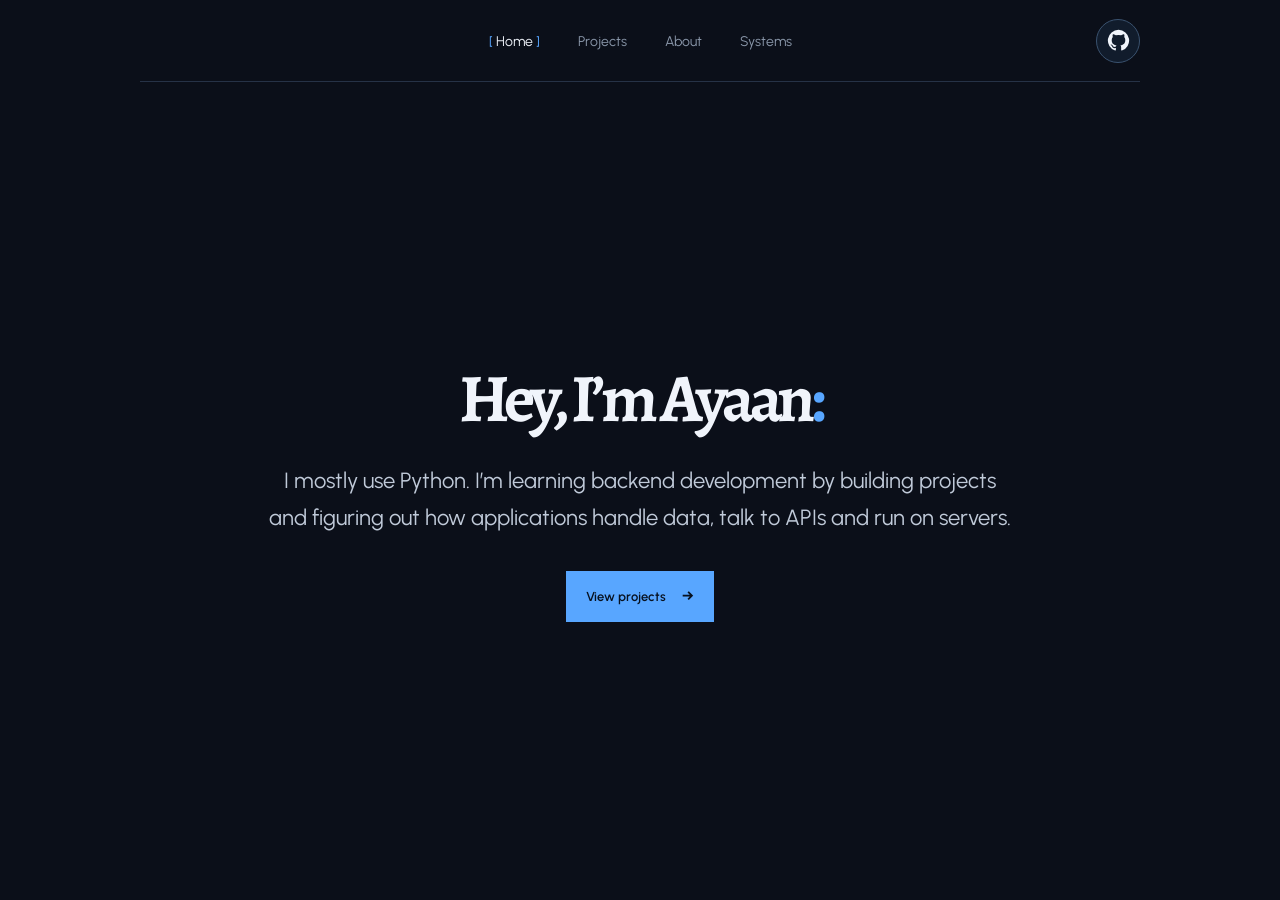
<file: index.html>
<!doctype html>
<html lang="en-GB">
<head>
  <meta charset="utf-8">
  <meta name="viewport" content="width=device-width, initial-scale=1">
  <meta name="theme-color" content="#0b0f19">
  <meta name="description" content="Ayaan Khaled’s Python projects and progress learning backend development.">
  <title>Ayaan Khaled | Portfolio</title>
  <link rel="preconnect" href="https://fonts.googleapis.com">
  <link rel="preconnect" href="https://fonts.gstatic.com" crossorigin>
  <link href="https://fonts.googleapis.com/css2?family=IBM+Plex+Mono:wght@400;500;600;700&family=Alegreya:wght@400;500;600;700;800;900&family=Urbanist:wght@400;500;600;700&display=swap" rel="stylesheet">
  <link href="https://api.fontshare.com/v2/css?f[]=satoshi@400,500,600,700&display=swap" rel="stylesheet">
  <link rel="stylesheet" href="style.css?v=19">
  <script src="script.js" defer></script>
</head>
<body>
  <div class="site-shell">
    <header class="site-header">
      <button class="menu-toggle" aria-label="Toggle navigation" aria-expanded="false" aria-controls="site-nav">Menu</button>
      <nav class="site-nav" id="site-nav" aria-label="Main navigation">
        <a href="index.html" aria-current="page">Home</a>
        <a href="projects.html">Projects</a>
        <a href="about.html">About</a>
        <a href="systems.html">Systems</a>
      </nav>
      <a class="github-orb" href="https://github.com/4Y44N-KH4L3D" target="_blank" rel="noreferrer" aria-label="GitHub profile" title="GitHub"><svg viewBox="0 0 24 24" aria-hidden="true" focusable="false"><path fill="currentColor" d="M12 .9a11.1 11.1 0 0 0-3.51 21.63c.55.1.76-.24.76-.53v-2.08c-3.1.67-3.75-1.32-3.75-1.32-.5-1.29-1.24-1.63-1.24-1.63-1.01-.69.08-.68.08-.68 1.12.08 1.71 1.15 1.71 1.15.99 1.7 2.6 1.21 3.23.93.1-.72.39-1.21.71-1.49-2.47-.28-5.07-1.24-5.07-5.5 0-1.21.43-2.2 1.15-2.98-.12-.28-.5-1.42.11-2.95 0 0 .94-.3 3.05 1.14a10.6 10.6 0 0 1 5.55 0c2.11-1.44 3.05-1.14 3.05-1.14.61 1.53.23 2.67.11 2.95.72.78 1.15 1.77 1.15 2.98 0 4.27-2.6 5.21-5.08 5.49.4.35.76 1.02.76 2.06V22c0 .29.2.63.77.52A11.1 11.1 0 0 0 12 .9Z"/></svg></a>
    </header>
    <main>
      <section class="intro" aria-labelledby="page-title">
        <h1 id="page-title">Hey, I’m Ayaan<span class="title-slash">:</span></h1>
        <div class="intro-grid">
          <p class="intro-text">I mostly use Python. I’m learning backend development by building projects and figuring out how applications handle data, talk to APIs and run on servers.</p>
        </div>
        <div class="intro-actions">
          <a class="primary-link" href="projects.html">View projects <span aria-hidden="true">→</span></a>
        </div>
      </section>
    </main>
  </div>
</body>
</html>
</file>
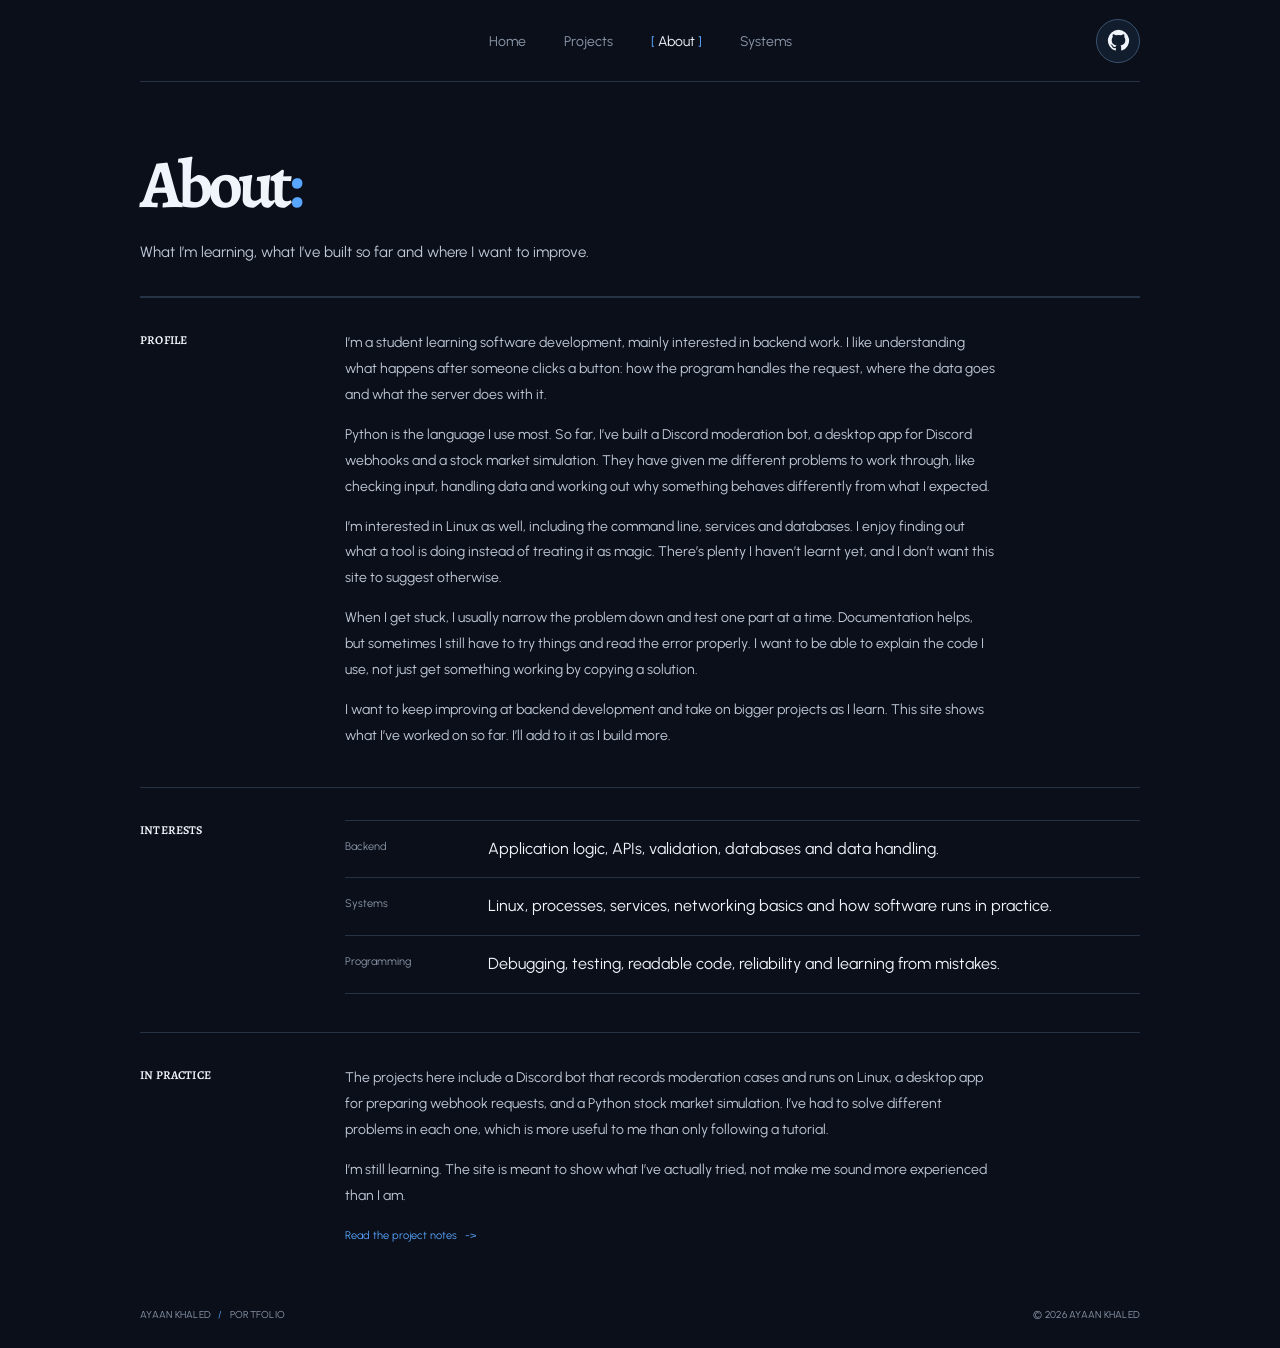
<file: about.html>
<!doctype html>
<html lang="en-GB">
<head>
  <meta charset="utf-8">
  <meta name="viewport" content="width=device-width, initial-scale=1">
  <meta name="theme-color" content="#0b0f19">
  <meta name="description" content="About Ayaan Khaled, a student learning backend and software development through practical projects.">
  <title>About | Ayaan Khaled</title>
  <link rel="preconnect" href="https://fonts.googleapis.com">
  <link rel="preconnect" href="https://fonts.gstatic.com" crossorigin>
  <link href="https://fonts.googleapis.com/css2?family=IBM+Plex+Mono:wght@400;500;600;700&family=Alegreya:wght@400;500;600;700;800;900&family=Urbanist:wght@400;500;600;700&display=swap" rel="stylesheet">
  <link href="https://api.fontshare.com/v2/css?f[]=satoshi@400,500,600,700&display=swap" rel="stylesheet">
  <link rel="stylesheet" href="style.css?v=19">
  <script src="script.js" defer></script>
</head>
<body>
  <div class="site-shell">
    <header class="site-header">
      <button class="menu-toggle" aria-label="Toggle navigation" aria-expanded="false" aria-controls="site-nav">Menu</button>
      <nav class="site-nav" id="site-nav" aria-label="Main navigation">
        <a href="index.html">Home</a>
        <a href="projects.html">Projects</a>
        <a href="about.html" aria-current="page">About</a>
        <a href="systems.html">Systems</a>
      </nav>
      <a class="github-orb" href="https://github.com/4Y44N-KH4L3D" target="_blank" rel="noreferrer" aria-label="GitHub profile" title="GitHub"><svg viewBox="0 0 24 24" aria-hidden="true" focusable="false"><path fill="currentColor" d="M12 .9a11.1 11.1 0 0 0-3.51 21.63c.55.1.76-.24.76-.53v-2.08c-3.1.67-3.75-1.32-3.75-1.32-.5-1.29-1.24-1.63-1.24-1.63-1.01-.69.08-.68.08-.68 1.12.08 1.71 1.15 1.71 1.15.99 1.7 2.6 1.21 3.23.93.1-.72.39-1.21.71-1.49-2.47-.28-5.07-1.24-5.07-5.5 0-1.21.43-2.2 1.15-2.98-.12-.28-.5-1.42.11-2.95 0 0 .94-.3 3.05 1.14a10.6 10.6 0 0 1 5.55 0c2.11-1.44 3.05-1.14 3.05-1.14.61 1.53.23 2.67.11 2.95.72.78 1.15 1.77 1.15 2.98 0 4.27-2.6 5.21-5.08 5.49.4.35.76 1.02.76 2.06V22c0 .29.2.63.77.52A11.1 11.1 0 0 0 12 .9Z"/></svg></a>
    </header>
    <main>
      <section class="page-heading">
        <h1>About<span class="title-slash">:</span></h1>
        <p>What I’m learning, what I’ve built so far and where I want to improve.</p>
      </section>
      <section class="ledger-section">
        <div class="section-label"><h2>PROFILE</h2></div>
        <div class="section-body about-copy">
          <p>I’m a student learning software development, mainly interested in backend work. I like understanding what happens after someone clicks a button: how the program handles the request, where the data goes and what the server does with it.</p>
          <p>Python is the language I use most. So far, I’ve built a Discord moderation bot, a desktop app for Discord webhooks and a stock market simulation. They have given me different problems to work through, like checking input, handling data and working out why something behaves differently from what I expected.</p>
          <p>I’m interested in Linux as well, including the command line, services and databases. I enjoy finding out what a tool is doing instead of treating it as magic. There’s plenty I haven’t learnt yet, and I don’t want this site to suggest otherwise.</p>
          <p>When I get stuck, I usually narrow the problem down and test one part at a time. Documentation helps, but sometimes I still have to try things and read the error properly. I want to be able to explain the code I use, not just get something working by copying a solution.</p>
          <p>I want to keep improving at backend development and take on bigger projects as I learn. This site shows what I’ve worked on so far. I’ll add to it as I build more.</p>
        </div>
      </section>
      <section class="ledger-section">
        <div class="section-label"><h2>INTERESTS</h2></div>
        <div class="section-body">
          <div class="system-row"><h3>Backend</h3><p>Application logic, APIs, validation, databases and data handling.</p></div>
          <div class="system-row"><h3>Systems</h3><p>Linux, processes, services, networking basics and how software runs in practice.</p></div>
          <div class="system-row"><h3>Programming</h3><p>Debugging, testing, readable code, reliability and learning from mistakes.</p></div>
        </div>
      </section>
      <section class="ledger-section">
        <div class="section-label"><h2>IN PRACTICE</h2></div>
        <div class="section-body about-copy">
          <p>The projects here include a Discord bot that records moderation cases and runs on Linux, a desktop app for preparing webhook requests, and a Python stock market simulation. I’ve had to solve different problems in each one, which is more useful to me than only following a tutorial.</p>
          <p>I’m still learning. The site is meant to show what I’ve actually tried, not make me sound more experienced than I am.</p>
          <p><a class="text-link" href="projects.html">Read the project notes <span aria-hidden="true">-&gt;</span></a></p>
        </div>
      </section>
    </main>
    <footer class="site-footer">
      <span>AYAAN KHALED <span class="footer-separator">/</span> PORTFOLIO</span>
      <span>© <span id="year">2026</span> AYAAN KHALED</span>
    </footer>
  </div>
</body>
</html>
</file>
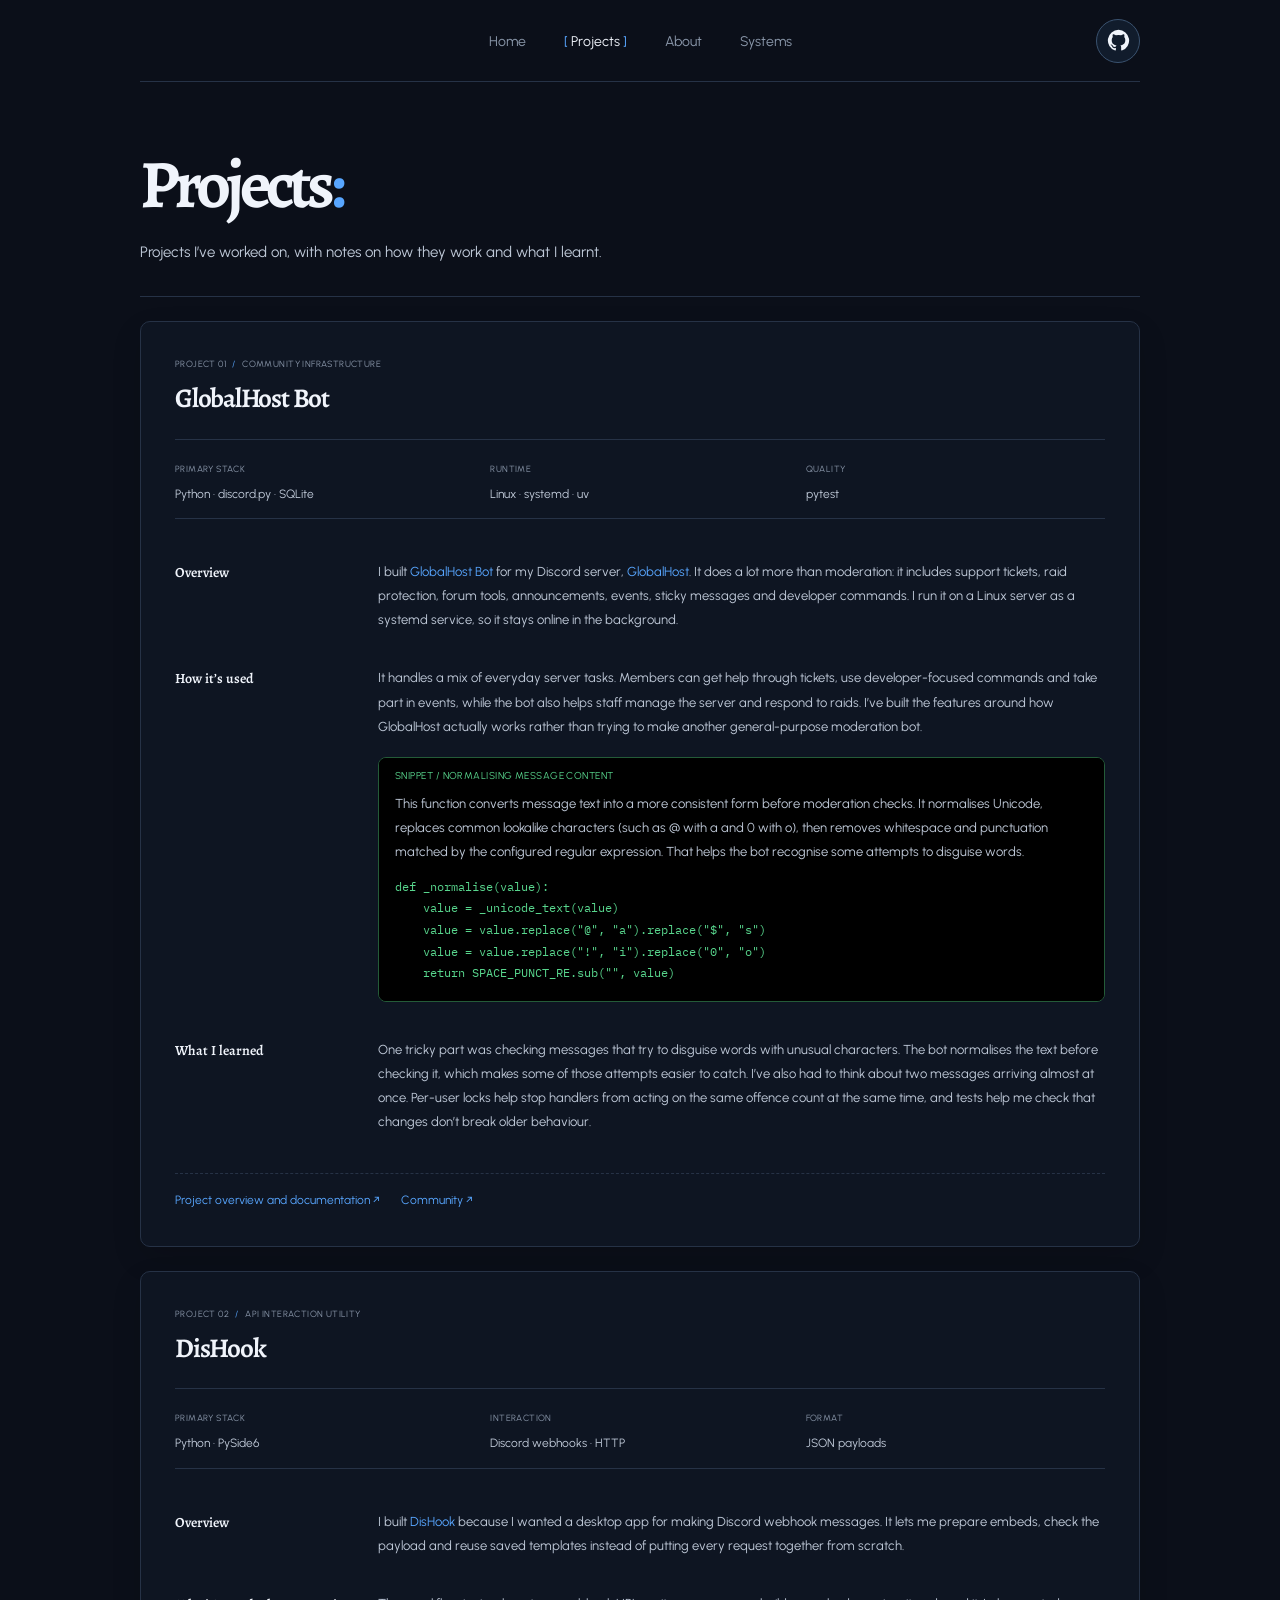
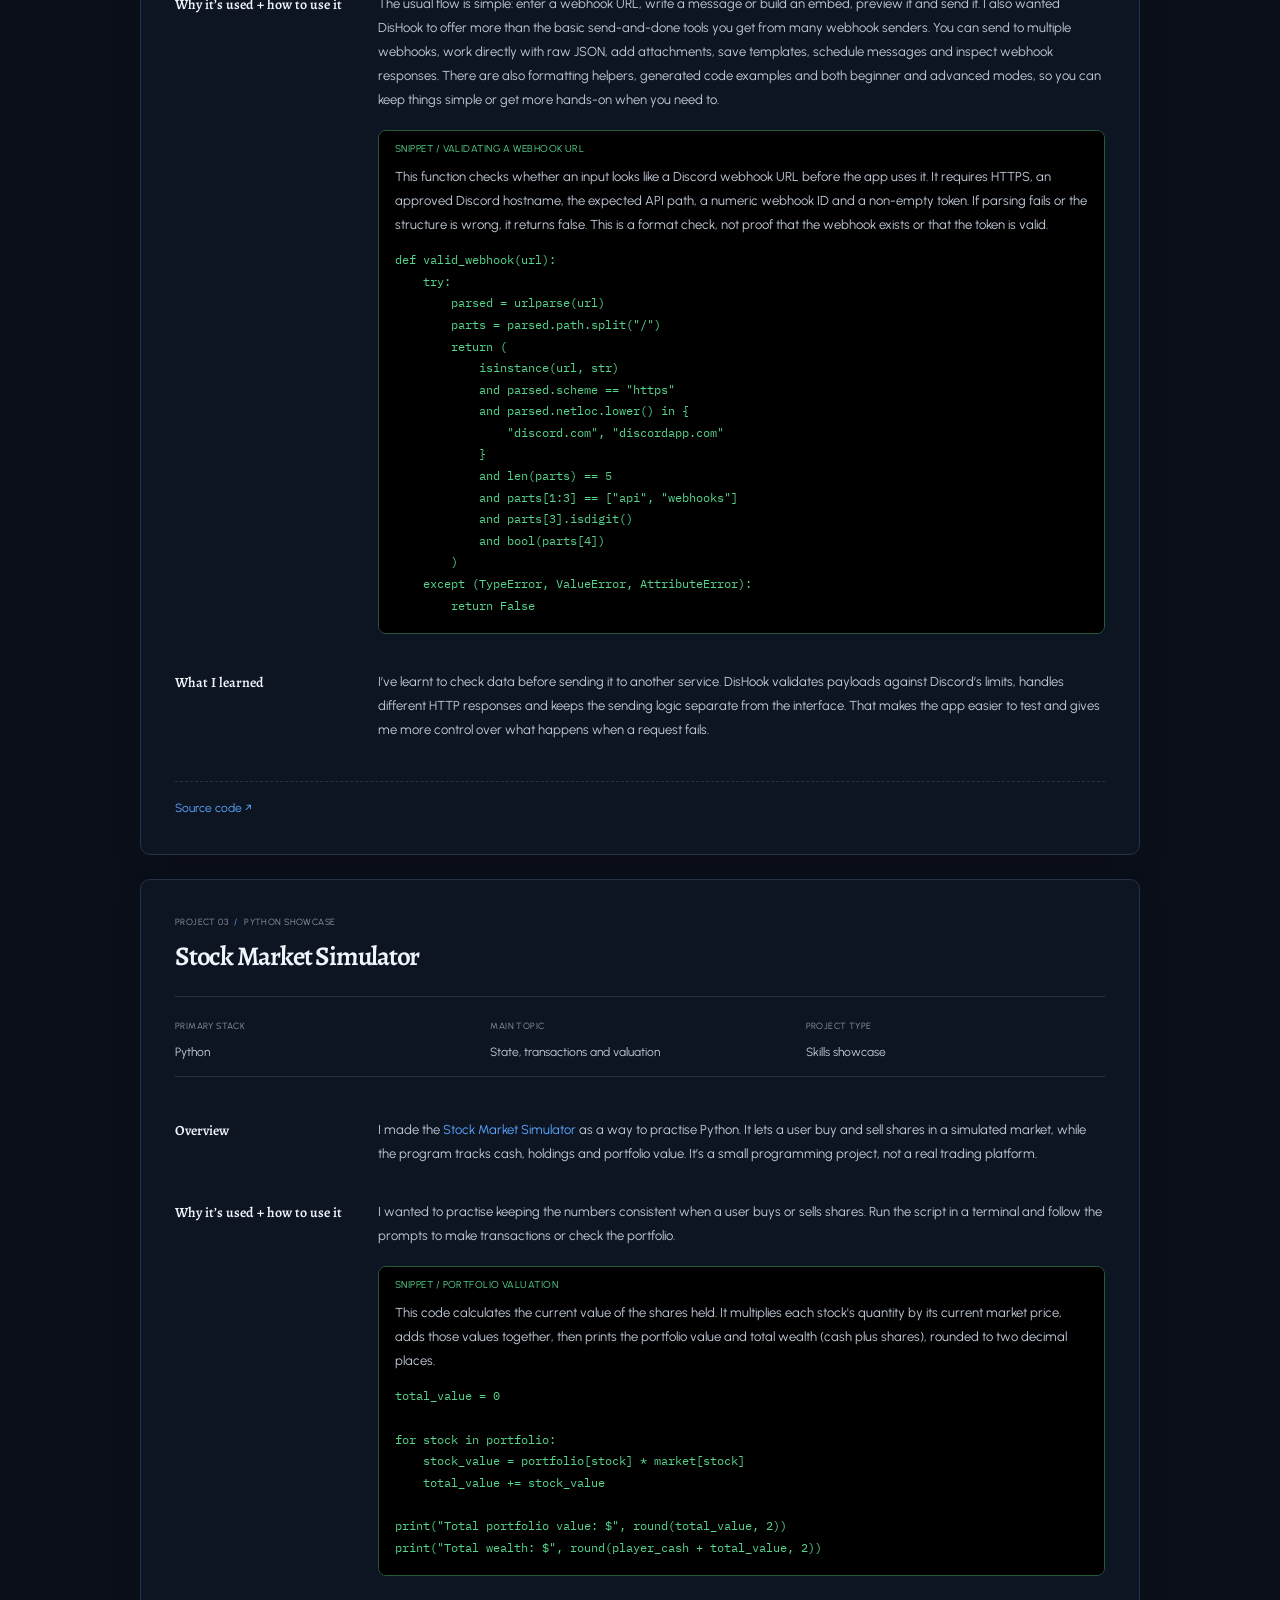
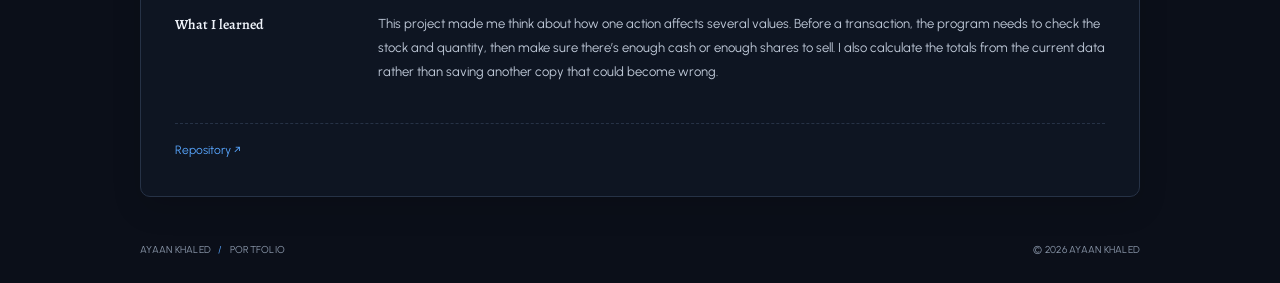
<file: projects.html>
<!doctype html>
<html lang="en-GB">
<head>
  <meta charset="utf-8">
  <meta name="viewport" content="width=device-width, initial-scale=1">
  <meta name="theme-color" content="#0b0f19">
  <meta name="description" content="Projects built by Ayaan Khaled, including Python, backend and desktop software.">
  <title>Projects | Ayaan Khaled</title>
  <link rel="preconnect" href="https://fonts.googleapis.com">
  <link rel="preconnect" href="https://fonts.gstatic.com" crossorigin>
  <link href="https://fonts.googleapis.com/css2?family=IBM+Plex+Mono:wght@400;500;600;700&family=Alegreya:wght@400;500;600;700;800;900&family=Urbanist:wght@400;500;600;700&display=swap" rel="stylesheet">
  <link href="https://api.fontshare.com/v2/css?f[]=satoshi@400,500,600,700&display=swap" rel="stylesheet">
  <link rel="stylesheet" href="style.css?v=19">
  <script src="script.js" defer></script>
</head>
<body>
  <div class="site-shell">
    <header class="site-header">
      <button class="menu-toggle" aria-label="Toggle navigation" aria-expanded="false" aria-controls="site-nav">Menu</button>
      <nav class="site-nav" id="site-nav" aria-label="Main navigation">
        <a href="index.html">Home</a>
        <a href="projects.html" aria-current="page">Projects</a>
        <a href="about.html">About</a>
        <a href="systems.html">Systems</a>
      </nav>
      <a class="github-orb" href="https://github.com/4Y44N-KH4L3D" target="_blank" rel="noreferrer" aria-label="GitHub profile" title="GitHub"><svg viewBox="0 0 24 24" aria-hidden="true" focusable="false"><path fill="currentColor" d="M12 .9a11.1 11.1 0 0 0-3.51 21.63c.55.1.76-.24.76-.53v-2.08c-3.1.67-3.75-1.32-3.75-1.32-.5-1.29-1.24-1.63-1.24-1.63-1.01-.69.08-.68.08-.68 1.12.08 1.71 1.15 1.71 1.15.99 1.7 2.6 1.21 3.23.93.1-.72.39-1.21.71-1.49-2.47-.28-5.07-1.24-5.07-5.5 0-1.21.43-2.2 1.15-2.98-.12-.28-.5-1.42.11-2.95 0 0 .94-.3 3.05 1.14a10.6 10.6 0 0 1 5.55 0c2.11-1.44 3.05-1.14 3.05-1.14.61 1.53.23 2.67.11 2.95.72.78 1.15 1.77 1.15 2.98 0 4.27-2.6 5.21-5.08 5.49.4.35.76 1.02.76 2.06V22c0 .29.2.63.77.52A11.1 11.1 0 0 0 12 .9Z"/></svg></a>
    </header>
    <main>
      <section class="page-heading">
        <h1>Projects<span class="title-slash">:</span></h1>
        <p>Projects I’ve worked on, with notes on how they work and what I learnt.</p>
      </section>
      <section class="project-log" id="globalhost">
        <div class="project-log-header"><div><p class="project-id">PROJECT 01 <span>/</span> COMMUNITY INFRASTRUCTURE</p><h2><a class="project-title-link" href="https://github.com/4Y44N-KH4L3D/GlobalHost-Bot-Showcase" target="_blank" rel="noreferrer">GlobalHost Bot</a></h2></div></div>
        <div class="project-meta">
          <div><span>PRIMARY STACK</span><p>Python · discord.py · SQLite</p></div>
          <div><span>RUNTIME</span><p>Linux · systemd · uv</p></div>
          <div><span>QUALITY</span><p>pytest</p></div>
        </div>
        <div class="technical-entry"><h3>Overview</h3><p>I built <a href="https://github.com/4Y44N-KH4L3D/GlobalHost-Bot-Showcase" target="_blank" rel="noreferrer">GlobalHost Bot</a> for my Discord server, <a href="https://discord.gg/34JS9ycfhA" target="_blank" rel="noreferrer">GlobalHost</a>. It does a lot more than moderation: it includes support tickets, raid protection, forum tools, announcements, events, sticky messages and developer commands. I run it on a Linux server as a systemd service, so it stays online in the background.</p></div>
        <div class="technical-entry"><h3>How it’s used</h3><div><p>It handles a mix of everyday server tasks. Members can get help through tickets, use developer-focused commands and take part in events, while the bot also helps staff manage the server and respond to raids. I’ve built the features around how GlobalHost actually works rather than trying to make another general-purpose moderation bot.</p><div class="snippet-window"><div class="snippet-heading">SNIPPET / NORMALISING MESSAGE CONTENT</div><p class="snippet-explanation">This function converts message text into a more consistent form before moderation checks. It normalises Unicode, replaces common lookalike characters (such as @ with a and 0 with o), then removes whitespace and punctuation matched by the configured regular expression. That helps the bot recognise some attempts to disguise words.</p><pre class="code-sample"><code>def _normalise(value):
    value = _unicode_text(value)
    value = value.replace("@", "a").replace("$", "s")
    value = value.replace("!", "i").replace("0", "o")
    return SPACE_PUNCT_RE.sub("", value)</code></pre></div></div></div>
        <div class="technical-entry"><h3>What I learned</h3><p>One tricky part was checking messages that try to disguise words with unusual characters. The bot normalises the text before checking it, which makes some of those attempts easier to catch. I’ve also had to think about two messages arriving almost at once. Per-user locks help stop handlers from acting on the same offence count at the same time, and tests help me check that changes don’t break older behaviour.</p></div>
        <div class="project-links"><a href="https://github.com/4Y44N-KH4L3D/GlobalHost-Bot-Showcase" target="_blank" rel="noreferrer">Project overview and documentation <span aria-hidden="true">↗</span></a><a href="https://discord.gg/34JS9ycfhA" target="_blank" rel="noreferrer">Community <span aria-hidden="true">↗</span></a></div>
      </section>
      <section class="project-log" id="dishook">
        <div class="project-log-header"><div><p class="project-id">PROJECT 02 <span>/</span> API INTERACTION UTILITY</p><h2><a class="project-title-link" href="https://github.com/4Y44N-KH4L3D/DisHook" target="_blank" rel="noreferrer">DisHook</a></h2></div></div>
        <div class="project-meta">
          <div><span>PRIMARY STACK</span><p>Python · PySide6</p></div>
          <div><span>INTERACTION</span><p>Discord webhooks · HTTP</p></div>
          <div><span>FORMAT</span><p>JSON payloads</p></div>
        </div>
        <div class="technical-entry"><h3>Overview</h3><p>I built <a href="https://github.com/4Y44N-KH4L3D/DisHook" target="_blank" rel="noreferrer">DisHook</a> because I wanted a desktop app for making Discord webhook messages. It lets me prepare embeds, check the payload and reuse saved templates instead of putting every request together from scratch.</p></div>
        <div class="technical-entry"><h3>Why it’s used + how to use it</h3><div><p>The usual flow is simple: enter a webhook URL, write a message or build an embed, preview it and send it. I also wanted DisHook to offer more than the basic send-and-done tools you get from many webhook senders. You can send to multiple webhooks, work directly with raw JSON, add attachments, save templates, schedule messages and inspect webhook responses. There are also formatting helpers, generated code examples and both beginner and advanced modes, so you can keep things simple or get more hands-on when you need to.</p><div class="snippet-window"><div class="snippet-heading">SNIPPET / VALIDATING A WEBHOOK URL</div><p class="snippet-explanation">This function checks whether an input looks like a Discord webhook URL before the app uses it. It requires HTTPS, an approved Discord hostname, the expected API path, a numeric webhook ID and a non-empty token. If parsing fails or the structure is wrong, it returns false. This is a format check, not proof that the webhook exists or that the token is valid.</p><pre class="code-sample"><code>def valid_webhook(url):
    try:
        parsed = urlparse(url)
        parts = parsed.path.split("/")
        return (
            isinstance(url, str)
            and parsed.scheme == "https"
            and parsed.netloc.lower() in {
                "discord.com", "discordapp.com"
            }
            and len(parts) == 5
            and parts[1:3] == ["api", "webhooks"]
            and parts[3].isdigit()
            and bool(parts[4])
        )
    except (TypeError, ValueError, AttributeError):
        return False</code></pre></div></div></div>
        <div class="technical-entry"><h3>What I learned</h3><p>I’ve learnt to check data before sending it to another service. DisHook validates payloads against Discord’s limits, handles different HTTP responses and keeps the sending logic separate from the interface. That makes the app easier to test and gives me more control over what happens when a request fails.</p></div>
        <div class="project-links"><a href="https://github.com/4Y44N-KH4L3D/DisHook" target="_blank" rel="noreferrer">Source code <span aria-hidden="true">↗</span></a></div>
      </section>
      <section class="project-log" id="market-simulator">
        <div class="project-log-header"><div><p class="project-id">PROJECT 03 <span>/</span> PYTHON SHOWCASE</p><h2><a class="project-title-link" href="https://github.com/4Y44N-KH4L3D/Stock-Market-Simulator" target="_blank" rel="noreferrer">Stock Market Simulator</a></h2></div></div>
        <div class="project-meta">
          <div><span>PRIMARY STACK</span><p>Python</p></div>
          <div><span>MAIN TOPIC</span><p>State, transactions and valuation</p></div>
          <div><span>PROJECT TYPE</span><p>Skills showcase</p></div>
        </div>
        <div class="technical-entry"><h3>Overview</h3><p>I made the <a href="https://github.com/4Y44N-KH4L3D/Stock-Market-Simulator" target="_blank" rel="noreferrer">Stock Market Simulator</a> as a way to practise Python. It lets a user buy and sell shares in a simulated market, while the program tracks cash, holdings and portfolio value. It’s a small programming project, not a real trading platform.</p></div>
        <div class="technical-entry"><h3>Why it’s used + how to use it</h3><div><p>I wanted to practise keeping the numbers consistent when a user buys or sells shares. Run the script in a terminal and follow the prompts to make transactions or check the portfolio.</p><div class="snippet-window"><div class="snippet-heading">SNIPPET / PORTFOLIO VALUATION</div><p class="snippet-explanation">This code calculates the current value of the shares held. It multiplies each stock's quantity by its current market price, adds those values together, then prints the portfolio value and total wealth (cash plus shares), rounded to two decimal places.</p><pre class="code-sample"><code>total_value = 0

for stock in portfolio:
    stock_value = portfolio[stock] * market[stock]
    total_value += stock_value

print("Total portfolio value: $", round(total_value, 2))
print("Total wealth: $", round(player_cash + total_value, 2))</code></pre></div></div></div>
        <div class="technical-entry"><h3>What I learned</h3><p>This project made me think about how one action affects several values. Before a transaction, the program needs to check the stock and quantity, then make sure there’s enough cash or enough shares to sell. I also calculate the totals from the current data rather than saving another copy that could become wrong.</p></div>
        <div class="project-links"><a href="https://github.com/4Y44N-KH4L3D/Stock-Market-Simulator" target="_blank" rel="noreferrer">Repository <span aria-hidden="true">↗</span></a></div>
      </section>
    </main>
    <footer class="site-footer">
      <span>AYAAN KHALED <span class="footer-separator">/</span> PORTFOLIO</span>
      <span>© <span id="year">2026</span> AYAAN KHALED</span>
    </footer>
  </div>
</body>
</html>
</file>
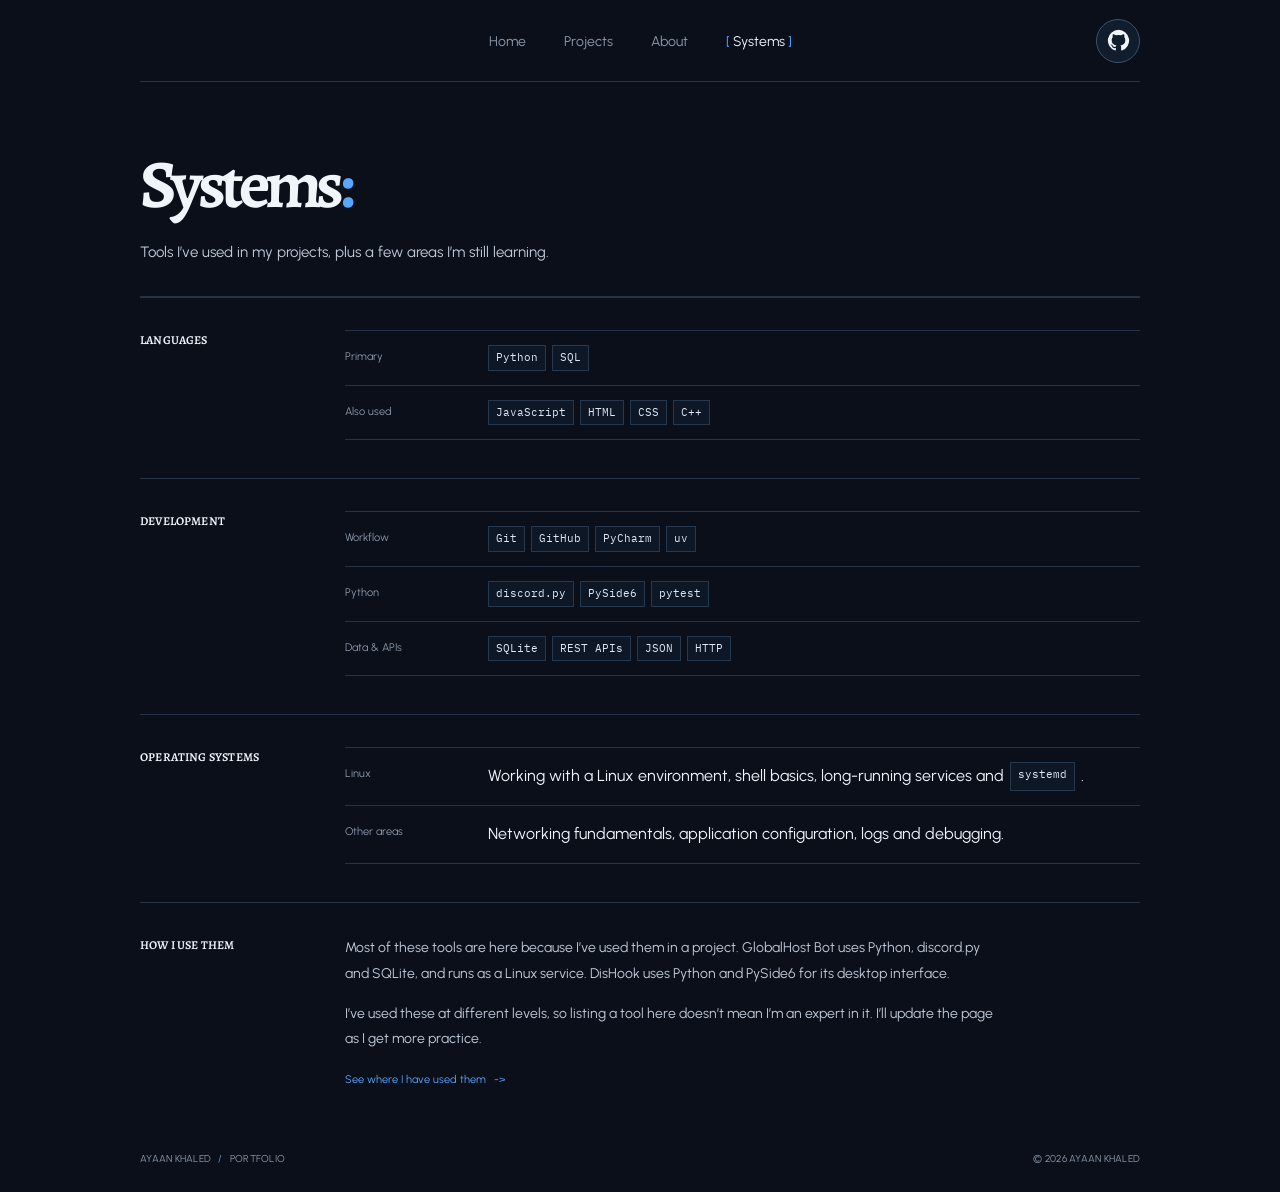
<file: systems.html>
<!doctype html>
<html lang="en-GB">
<head>
  <meta charset="utf-8">
  <meta name="viewport" content="width=device-width, initial-scale=1">
  <meta name="theme-color" content="#0b0f19">
  <meta name="description" content="Programming languages, development tools and systems Ayaan Khaled has practised with.">
  <title>Systems &amp; Tools | Ayaan Khaled</title>
  <link rel="preconnect" href="https://fonts.googleapis.com">
  <link rel="preconnect" href="https://fonts.gstatic.com" crossorigin>
  <link href="https://fonts.googleapis.com/css2?family=IBM+Plex+Mono:wght@400;500;600;700&family=Alegreya:wght@400;500;600;700;800;900&family=Urbanist:wght@400;500;600;700&display=swap" rel="stylesheet">
  <link href="https://api.fontshare.com/v2/css?f[]=satoshi@400,500,600,700&display=swap" rel="stylesheet">
  <link rel="stylesheet" href="style.css?v=19">
  <script src="script.js" defer></script>
</head>
<body>
  <div class="site-shell">
    <header class="site-header">
      <button class="menu-toggle" aria-label="Toggle navigation" aria-expanded="false" aria-controls="site-nav">Menu</button>
      <nav class="site-nav" id="site-nav" aria-label="Main navigation">
        <a href="index.html">Home</a>
        <a href="projects.html">Projects</a>
        <a href="about.html">About</a>
        <a href="systems.html" aria-current="page">Systems</a>
      </nav>
      <a class="github-orb" href="https://github.com/4Y44N-KH4L3D" target="_blank" rel="noreferrer" aria-label="GitHub profile" title="GitHub"><svg viewBox="0 0 24 24" aria-hidden="true" focusable="false"><path fill="currentColor" d="M12 .9a11.1 11.1 0 0 0-3.51 21.63c.55.1.76-.24.76-.53v-2.08c-3.1.67-3.75-1.32-3.75-1.32-.5-1.29-1.24-1.63-1.24-1.63-1.01-.69.08-.68.08-.68 1.12.08 1.71 1.15 1.71 1.15.99 1.7 2.6 1.21 3.23.93.1-.72.39-1.21.71-1.49-2.47-.28-5.07-1.24-5.07-5.5 0-1.21.43-2.2 1.15-2.98-.12-.28-.5-1.42.11-2.95 0 0 .94-.3 3.05 1.14a10.6 10.6 0 0 1 5.55 0c2.11-1.44 3.05-1.14 3.05-1.14.61 1.53.23 2.67.11 2.95.72.78 1.15 1.77 1.15 2.98 0 4.27-2.6 5.21-5.08 5.49.4.35.76 1.02.76 2.06V22c0 .29.2.63.77.52A11.1 11.1 0 0 0 12 .9Z"/></svg></a>
    </header>
    <main>
      <section class="page-heading">
        <h1>Systems<span class="title-slash">:</span></h1>
        <p>Tools I’ve used in my projects, plus a few areas I’m still learning.</p>
      </section>
      <section class="ledger-section">
        <div class="section-label"><h2>LANGUAGES</h2></div>
        <div class="section-body">
          <div class="system-row"><h3>Primary</h3><p><code>Python</code><code>SQL</code></p></div>
          <div class="system-row"><h3>Also used</h3><p><code>JavaScript</code><code>HTML</code><code>CSS</code><code>C++</code></p></div>
        </div>
      </section>
      <section class="ledger-section">
        <div class="section-label"><h2>DEVELOPMENT</h2></div>
        <div class="section-body">
          <div class="system-row"><h3>Workflow</h3><p><code>Git</code><code>GitHub</code><code>PyCharm</code><code>uv</code></p></div>
          <div class="system-row"><h3>Python</h3><p><code>discord.py</code><code>PySide6</code><code>pytest</code></p></div>
          <div class="system-row"><h3>Data &amp; APIs</h3><p><code>SQLite</code><code>REST APIs</code><code>JSON</code><code>HTTP</code></p></div>
        </div>
      </section>
      <section class="ledger-section">
        <div class="section-label"><h2>OPERATING SYSTEMS</h2></div>
        <div class="section-body">
          <div class="system-row"><h3>Linux</h3><p>Working with a Linux environment, shell basics, long-running services and <code>systemd</code>.</p></div>
          <div class="system-row"><h3>Other areas</h3><p>Networking fundamentals, application configuration, logs and debugging.</p></div>
        </div>
      </section>
      <section class="ledger-section">
        <div class="section-label"><h2>HOW I USE THEM</h2></div>
        <div class="section-body about-copy">
          <p>Most of these tools are here because I’ve used them in a project. GlobalHost Bot uses Python, discord.py and SQLite, and runs as a Linux service. DisHook uses Python and PySide6 for its desktop interface.</p>
          <p>I’ve used these at different levels, so listing a tool here doesn’t mean I’m an expert in it. I’ll update the page as I get more practice.</p>
          <p><a class="text-link" href="projects.html">See where I have used them <span aria-hidden="true">-&gt;</span></a></p>
        </div>
      </section>
    </main>
    <footer class="site-footer">
      <span>AYAAN KHALED <span class="footer-separator">/</span> PORTFOLIO</span>
      <span>© <span id="year">2026</span> AYAAN KHALED</span>
    </footer>
  </div>
</body>
</html>
</file>
<file: style.css>
:root {
  color-scheme: dark;
  --canvas: #0b0f19;
  --surface: #101827;
  --ink: #f0f4fb;
  --body: #c0cad9;
  --muted: #8b98ab;
  --line: #263246;
  --accent: #58a6ff;
  --accent-dim: #183a5b;
  --mono: "IBM Plex Mono", "SFMono-Regular", Consolas, monospace;
  --sans: "Urbanist", -apple-system, BlinkMacSystemFont, "Segoe UI", sans-serif;
  --display: "Alegreya", Georgia, serif;
}
* { box-sizing: border-box; }
html { scroll-behavior: smooth; scroll-padding-top: 82px; }
body {
  margin: 0;
  background: var(--canvas);
  color: var(--ink);
  font: 15px/1.75 var(--sans);
  -webkit-font-smoothing: antialiased;
}
a { color: var(--accent); text-decoration: none; text-underline-offset: 4px; }
a:hover { color: var(--ink); text-decoration: underline; text-decoration-color: var(--accent); }
a:focus-visible, button:focus-visible { outline: 2px solid var(--accent); outline-offset: 4px; }
.site-shell { width: min(100% - 48px, 980px); margin: 0 auto; }
.site-header {
  position: relative;
  min-height: 88px;
  display: flex;
  align-items: center;
  justify-content: space-between;
  gap: 22px;
  border-bottom: 1px solid var(--line);
}
.wordmark {
  color: var(--ink);
  text-decoration: none;
  font: 700 12px/1.4 var(--sans);
  letter-spacing: -.04em;
  white-space: nowrap;
}
.wordmark span { color: var(--accent); padding: 0 2px; }
.site-nav {
  position: absolute;
  left: 50%;
  top: 50%;
  transform: translate(-50%, -50%);
  display: flex;
  align-items: center;
  justify-content: center;
  gap: 34px;
  margin: 0;
}
.site-nav a {
  color: var(--muted);
  font: 14px/1.5 var(--sans);
  white-space: nowrap;
  padding: 8px 2px;
}
.github-orb {
  position: absolute;
  top: 50%;
  right: 0;
  transform: translateY(-50%);
  display: inline-flex;
  align-items: center;
  justify-content: center;
  width: 44px;
  height: 44px;
  margin-left: auto;
  border: 1px solid #3a526f;
  border-radius: 50%;
  background: #111c2c;
  color: var(--ink);
  transition: background .18s ease, border-color .18s ease, color .18s ease;
}
.github-orb svg { display: block; width: 23px; height: 23px; flex: 0 0 auto; }
.github-orb:hover {
  background: var(--accent-dim);
  border-color: var(--accent);
  color: var(--ink);
  text-decoration: none;
  transform: translateY(-50%);
}
.site-nav a {
  color: var(--muted);
  font: 14px/1.5 var(--sans);
  white-space: nowrap;
}
.site-nav a:hover, .site-nav a[aria-current="page"] { color: var(--ink); text-decoration: none; }
.site-nav a[aria-current="page"]::before { content: "["; color: var(--accent); margin-right: 3px; }
.site-nav a[aria-current="page"]::after { content: "]"; color: var(--accent); margin-left: 3px; }
.menu-toggle {
  display: none;
  border: 1px solid var(--line);
  padding: 6px 10px;
  background: transparent;
  color: var(--ink);
  font: 11px var(--sans);
  cursor: pointer;
}
.intro {
  min-height: calc(100svh - 66px);
  display: flex;
  flex-direction: column;
  align-items: center;
  justify-content: center;
  padding: 64px 0 76px;
  text-align: center;
}
.eyebrow, .project-id, .section-label, .runtime dt, .project-meta > div > span {
  color: var(--muted);
  font: 10px/1.7 var(--sans);
  letter-spacing: .045em;
}
.eyebrow { display: flex; align-items: center; gap: 9px; margin: 0 0 23px; }
.status-dot {
  display: inline-block;
  flex: 0 0 auto;
  width: 7px;
  height: 7px;
  border-radius: 50%;
  background: var(--accent);
  box-shadow: 0 0 0 3px var(--accent-dim);
}
.intro h1, .page-heading h1 {
  margin: 0;
  font: 700 clamp(42px, 7vw, 68px)/1.12 var(--display);
  letter-spacing: -.075em;
}
.title-slash { color: var(--accent); }
.intro-grid {
  display: block;
  width: 100%;
  margin-top: 26px;
}
.intro-text {
  max-width: 790px;
  margin: 0 auto;
  color: var(--body);
  font-size: clamp(19px, 2.3vw, 23px);
  line-height: 1.8;
}
.runtime { margin: 0; border-top: 1px solid var(--line); }
.runtime > div { display: grid; grid-template-columns: 100px minmax(0, 1fr); gap: 12px; padding: 9px 0; border-bottom: 1px solid var(--line); }
.runtime dt { margin: 0; font-size: 9px; }
.runtime dd { margin: 0; color: var(--body); font-size: 11px; }
.status-text { color: var(--accent); }
.intro-actions {
  display: flex;
  flex-wrap: wrap;
  align-items: center;
  justify-content: center;
  gap: 14px;
  margin-top: 34px;
}
.primary-link, .secondary-link {
  display: inline-flex;
  align-items: center;
  justify-content: center;
  gap: 16px;
  min-height: 48px;
  padding: 12px 19px;
  border: 1px solid var(--accent);
  font: 600 13px/1.5 var(--sans);
  transition: background-color .15s ease, color .15s ease, border-color .15s ease;
}
.primary-link { background: var(--accent); color: #07111f; }
.primary-link:hover { background: #80bdff; border-color: #80bdff; color: #07111f; text-decoration: none; }
.primary-link span, .secondary-link span { font-size: 17px; }
.secondary-link { background: transparent; color: var(--ink); }
.secondary-link:hover { background: var(--accent-dim); color: var(--ink); text-decoration: none; }
.text-link { font: 11px/1.8 var(--sans); }
.text-link span { color: var(--accent); padding-left: 5px; }
.muted-link { color: var(--muted); }
.ledger-section {
  display: grid;
  grid-template-columns: 175px minmax(0, 1fr);
  gap: 26px;
  padding: 29px 0 35px;
  border-top: 1px solid var(--line);
}
.section-label { display: flex; align-items: baseline; gap: 13px; color: var(--ink); }
.section-label h2 { margin: 0; font: 600 12px/1.7 var(--display); letter-spacing: .015em; }
.line-number { color: var(--accent); }
.section-body { min-width: 0; }
.about-copy { max-width: 650px; }
.about-copy p { margin: 0 0 14px; color: var(--body); font-size: 13px; line-height: 1.95; }
.about-copy p:last-child { margin-bottom: 0; }
.system-row {
  display: grid;
  grid-template-columns: 125px minmax(0, 1fr);
  gap: 15px;
  padding: 12px 0;
  border-top: 1px solid var(--line);
}
.system-row:last-of-type { border-bottom: 1px solid var(--line); }
.system-row h3 { margin: 2px 0 0; color: var(--muted); font: 10px/1.8 var(--sans); font-weight: 400; }
.system-row p { display: flex; flex-wrap: wrap; gap: 6px; margin: 0; }
code {
  color: #dbe8f8;
  font: 11px/1.6 var(--mono);
}
.system-row code {
  display: inline-block;
  padding: 2px 5px;
  border: 1px solid #26384e;
  background: #0e1726;
}
.systems-note { margin: 12px 0 0; color: var(--muted); font-size: 11px; }
.work-entry {
  display: grid;
  grid-template-columns: 100px minmax(135px, .8fr) minmax(0, 1fr) 22px;
  align-items: baseline;
  gap: 14px;
  padding: 15px 0;
  border-top: 1px solid var(--line);
  color: var(--ink);
}
.work-entry:last-of-type { border-bottom: 1px solid var(--line); }
.work-entry:hover { background: #0e1726; text-decoration: none; }
.work-index, .work-detail { color: var(--muted); font: 10px/1.7 var(--sans); }
.work-name { font-family: var(--display); font-size: 14px; font-weight: 600; }
.work-arrow { color: var(--accent); font: 12px var(--sans); text-align: right; }
.all-work { margin: 18px 0 0; }
.page-heading { padding: 54px 0 32px; border-bottom: 1px solid var(--line); }
.page-heading .eyebrow { margin-bottom: 17px; }
.page-heading > p:last-child { max-width: 630px; margin: 17px 0 0; color: var(--body); font-size: 13px; line-height: 1.9; }
.project-log {
  margin: 24px 0;
  padding: 28px;
  border: 1px solid var(--line);
  border-radius: 14px;
  background: #0e1522;
  box-shadow: 0 12px 30px rgba(0, 0, 0, .12);
  scroll-margin-top: 20px;
}
.project-title-link { color: var(--ink); }
.project-title-link:hover { color: var(--accent); text-decoration: none; }
.project-log-header { display: flex; justify-content: space-between; align-items: flex-start; gap: 24px; }
.project-id { margin: 0 0 10px; font-size: 9px; }
.project-id span { color: var(--accent); padding: 0 4px; }
.project-log-header h2 { margin: 0; font: 650 clamp(20px, 3vw, 27px)/1.3 var(--display); letter-spacing: -.045em; }
.project-meta {
  display: grid;
  grid-template-columns: repeat(3, minmax(0, 1fr));
  gap: 20px;
  margin: 24px 0 27px;
  padding: 13px 0;
  border-top: 1px solid var(--line);
  border-bottom: 1px solid var(--line);
}
.project-meta > div > span { font-size: 9px; }
.project-meta p { margin: 4px 0 0; color: var(--body); font: 11px/1.8 var(--sans); }
.technical-entry {
  display: grid;
  grid-template-columns: 175px minmax(0, 1fr);
  gap: 26px;
  padding: 15px 0;
}
.technical-entry h3 { margin: 0; color: var(--ink); font: 600 13px/1.8 var(--display); }
.technical-entry h3 span { display: inline-block; margin-right: 7px; color: var(--accent); }
.technical-entry p, .technical-entry ul { margin: 0; color: var(--body); font-size: 12px; line-height: 1.95; }
.technical-entry ul { padding-left: 17px; }
.technical-entry li { margin: 0 0 8px; padding-left: 4px; }
.technical-entry li:last-child { margin-bottom: 0; }
.technical-entry strong { color: var(--ink); font-weight: 600; }

.snippet-window {
  grid-column: 1 / -1;
  width: 100%;
  min-width: 0;
  margin: 18px 0 2px;
  overflow-x: auto;
  border: 1px solid #245b38;
  border-radius: 8px;
  background: #000;
  box-shadow: none;
}
.snippet-explanation {
  margin: 0;
  padding: 8px 16px 0;
  color: #c0cad9;
  background: #000;
  font: 12px/1.8 var(--sans);
}
.snippet-heading {
  padding: 10px 16px 0;
  background: #000;
  color: #58d68d;
  font: 10px/1.6 var(--sans);
  letter-spacing: .045em;
}
.code-sample {
  width: 100%;
  max-width: 100%;
  margin: 0;
  padding: 12px 16px 17px;
  overflow-x: auto;
  color: #58d68d;
  background: #000;
  font: 12px/1.9 var(--mono);
  tab-size: 4;
  scrollbar-color: #245b38 #000;
}
.code-sample code {
  display: block;
  min-width: max-content;
  color: #58d68d;
  font: inherit;
  white-space: pre;
}
.code-sample code::selection { background: #17472b; }
.technical-entry > p + p { margin-top: 10px; }

.project-links { display: flex; flex-wrap: wrap; gap: 12px 25px; margin: 22px 0 0; padding-top: 16px; border-top: 1px dashed var(--line); font: 11px/1.8 var(--sans); }
.project-links a span { color: var(--accent); }
.site-footer {
  display: flex;
  justify-content: space-between;
  gap: 16px;
  padding: 17px 0 24px;
  color: var(--muted);
  font: 9px/1.8 var(--sans);
  letter-spacing: .025em;
}
.footer-separator { color: var(--accent); padding: 0 5px; }
@media (max-width: 760px) {
  .site-shell { width: min(100% - 34px, 980px); }
  .site-header { position: relative; min-height: 70px; }
  .menu-toggle { display: block; }
  .site-nav {
    display: none;
    position: absolute;
    z-index: 5;
    top: 57px;
    left: 0;
    right: auto;
    transform: none;
    min-width: 190px;
    padding: 8px 13px;
    flex-direction: column;
    align-items: stretch;
    gap: 0;
    background: var(--surface);
    border: 1px solid var(--line);
  }
  .site-nav.is-open { display: flex; }
  .site-nav a { padding: 11px 0; font-size: 13px; }
  .github-orb { width: 40px; height: 40px; right: 0; }
  .intro { min-height: calc(100svh - 67px); padding: 50px 0 60px; }
  .intro h1, .page-heading h1 { font-size: clamp(34px, 9vw, 48px); overflow-wrap: anywhere; }
  .intro-grid { grid-template-columns: 1fr; gap: 25px; margin-top: 21px; }
  .runtime { max-width: 440px; }
  .ledger-section { grid-template-columns: 1fr; gap: 15px; padding: 24px 0 29px; }
  .work-entry { grid-template-columns: 80px minmax(0, 1fr) 20px; gap: 9px; }
  .work-detail { grid-column: 2; grid-row: 2; }
  .work-arrow { grid-column: 3; grid-row: 1 / span 2; }
  .page-heading { padding: 42px 0 25px; }
  .project-log { margin: 18px 0; padding: 20px 16px; border-radius: 12px; }
  .project-meta { grid-template-columns: 1fr; gap: 10px; }
  .technical-entry { grid-template-columns: 1fr; gap: 7px; }
}
@media (max-width: 420px) {
  .project-log-header { flex-direction: column; gap: 10px; }
  .system-row { grid-template-columns: 1fr; gap: 6px; }
  .site-footer { flex-direction: column; gap: 5px; }
}
@media (prefers-reduced-motion: reduce) {
  html { scroll-behavior: auto; }
}

/* Layout refinements: readable type, steadier spacing and small-screen support */
:root {
  --content-measure: 70ch;
}
body {
  font-size: 16px;
  line-height: 1.7;
}
.site-shell {
  width: min(100% - 56px, 1000px);
}
.site-header {
  min-height: 82px;
}
.site-nav {
  gap: clamp(20px, 3vw, 34px);
}
.intro {
  min-height: calc(100svh - 82px);
  padding: clamp(52px, 8vh, 88px) 0;
}
.intro-text {
  max-width: 34em;
  font-size: clamp(18px, 2vw, 22px);
  line-height: 1.7;
}
.page-heading {
  padding: clamp(40px, 7vw, 64px) 0 30px;
}
.page-heading > p:last-child {
  max-width: 58ch;
  font-size: 15px;
  line-height: 1.8;
}
.ledger-section {
  grid-template-columns: minmax(130px, 175px) minmax(0, 1fr);
  gap: clamp(20px, 3vw, 30px);
  padding: 32px 0 38px;
}
.about-copy p {
  font-size: 14px;
  line-height: 1.85;
}
.system-row {
  grid-template-columns: minmax(105px, 125px) minmax(0, 1fr);
  gap: 18px;
  padding: 14px 0;
}
.system-row h3 {
  font-size: 11px;
}
.system-row p {
  line-height: 1.8;
}
.system-row code {
  padding: 3px 7px;
  font-size: 11px;
}
.project-log {
  margin: 24px 0;
  padding: clamp(22px, 3.5vw, 34px);
  border-radius: 10px;
}
.project-meta {
  gap: 16px;
  margin: 22px 0 24px;
}
.project-meta p {
  font-size: 12px;
}
.technical-entry {
  grid-template-columns: minmax(135px, 175px) minmax(0, 1fr);
  gap: clamp(18px, 3vw, 28px);
  padding: 17px 0;
}
.technical-entry h3 {
  font-size: 14px;
}
.technical-entry p,
.technical-entry ul {
  font-size: 13px;
  line-height: 1.85;
}
.snippet-explanation {
  font-size: 13px;
  line-height: 1.75;
}
.code-sample {
  font-size: 12px;
  line-height: 1.8;
}
.project-links {
  font-size: 12px;
  gap: 12px 22px;
}
.site-footer {
  padding-top: 20px;
  font-size: 10px;
}

/* Tablet */
@media (max-width: 900px) {
  .site-shell {
    width: min(100% - 44px, 1000px);
  }
  .site-nav {
    gap: 22px;
  }
  .project-meta {
    grid-template-columns: repeat(3, minmax(0, 1fr));
    gap: 12px;
  }
  .technical-entry {
    grid-template-columns: 145px minmax(0, 1fr);
    gap: 20px;
  }
}

/* Mobile */
@media (max-width: 760px) {
  html {
    scroll-padding-top: 20px;
  }
  .site-shell {
    width: calc(100% - 36px);
  }
  .site-header {
    min-height: 68px;
    gap: 12px;
  }
  .menu-toggle {
    min-height: 40px;
    padding: 8px 12px;
    font-size: 12px;
  }
  .site-nav {
    top: calc(100% - 1px);
    left: 0;
    right: 0;
    min-width: 0;
    padding: 7px 14px;
    gap: 0;
    border-radius: 0 0 4px 4px;
    box-shadow: 0 12px 24px rgb(0 0 0 / 22%);
  }
  .site-nav a {
    min-height: 42px;
    display: flex;
    align-items: center;
    font-size: 14px;
    border-bottom: 1px solid var(--line);
  }
  .site-nav a:last-child {
    border-bottom: 0;
  }
  .github-orb {
    width: 40px;
    height: 40px;
  }
  .intro {
    min-height: calc(100svh - 68px);
    padding: 48px 0 58px;
    text-align: left;
    align-items: flex-start;
  }
  .eyebrow {
    margin-bottom: 18px;
    font-size: 10px;
  }
  .intro h1,
  .page-heading h1 {
    font-size: clamp(38px, 10vw, 54px);
    line-height: 1.06;
    letter-spacing: -.06em;
    overflow-wrap: normal;
  }
  .intro-grid {
    margin-top: 20px;
  }
  .intro-text {
    max-width: 34ch;
    margin: 0;
    font-size: clamp(18px, 4.7vw, 21px);
    line-height: 1.65;
  }
  .page-heading {
    padding: 38px 0 24px;
  }
  .page-heading .eyebrow {
    margin-bottom: 14px;
  }
  .page-heading > p:last-child {
    margin-top: 13px;
    font-size: 14px;
    line-height: 1.75;
  }
  .ledger-section {
    grid-template-columns: minmax(0, 1fr);
    gap: 12px;
    padding: 23px 0 27px;
  }
  .section-label h2 {
    font-size: 13px;
  }
  .about-copy p {
    font-size: 14px;
    line-height: 1.8;
    margin-bottom: 13px;
  }
  .system-row {
    grid-template-columns: minmax(88px, 112px) minmax(0, 1fr);
    gap: 12px;
    padding: 12px 0;
  }
  .system-row p {
    font-size: 13px;
  }
  .work-entry {
    grid-template-columns: 70px minmax(0, 1fr) 18px;
    gap: 8px;
    padding: 14px 0;
  }
  .work-index,
  .work-detail {
    font-size: 10px;
  }
  .work-name {
    font-size: 15px;
  }
  .project-log {
    margin: 17px 0;
    padding: 20px 16px;
    border-radius: 6px;
  }
  .project-log-header h2 {
    font-size: clamp(22px, 6vw, 27px);
  }
  .project-meta {
    grid-template-columns: minmax(0, 1fr);
    gap: 11px;
    margin: 19px 0 18px;
    padding: 13px 0;
  }
  .project-meta p {
    font-size: 12px;
  }
  .technical-entry {
    grid-template-columns: minmax(0, 1fr);
    gap: 5px;
    padding: 13px 0;
  }
  .technical-entry h3 {
    font-size: 14px;
  }
  .technical-entry p,
  .technical-entry ul {
    font-size: 13px;
    line-height: 1.8;
  }
  .snippet-window {
    margin-top: 14px;
    border-radius: 4px;
  }
  .snippet-heading {
    padding: 10px 12px 0;
    font-size: 9px;
  }
  .snippet-explanation {
    padding: 8px 12px 0;
    font-size: 12px;
  }
  .code-sample {
    padding: 11px 12px 14px;
    font-size: 11px;
    line-height: 1.75;
  }
  .project-links {
    flex-direction: column;
    align-items: flex-start;
    gap: 10px;
    margin-top: 17px;
    padding-top: 14px;
    font-size: 12px;
  }
  .site-footer {
    flex-direction: column;
    gap: 5px;
    padding: 17px 0 22px;
    font-size: 9px;
  }
}

/* Narrow phones */
@media (max-width: 380px) {
  .site-shell {
    width: calc(100% - 28px);
  }
  .intro {
    padding-top: 38px;
  }
  .intro h1,
  .page-heading h1 {
    font-size: clamp(35px, 10vw, 42px);
  }
  .system-row {
    grid-template-columns: minmax(0, 1fr);
    gap: 5px;
  }
  .project-log {
    padding: 17px 12px;
  }
  .project-id {
    font-size: 8px;
    overflow-wrap: anywhere;
  }
  .code-sample {
    font-size: 10px;
  }
}

/* Respect users who prefer less motion */
@media (prefers-reduced-motion: reduce) {
  *,
  *::before,
  *::after {
    scroll-behavior: auto !important;
    transition-duration: .01ms !important;
    animation-duration: .01ms !important;
    animation-iteration-count: 1 !important;
  }
}
</file>
